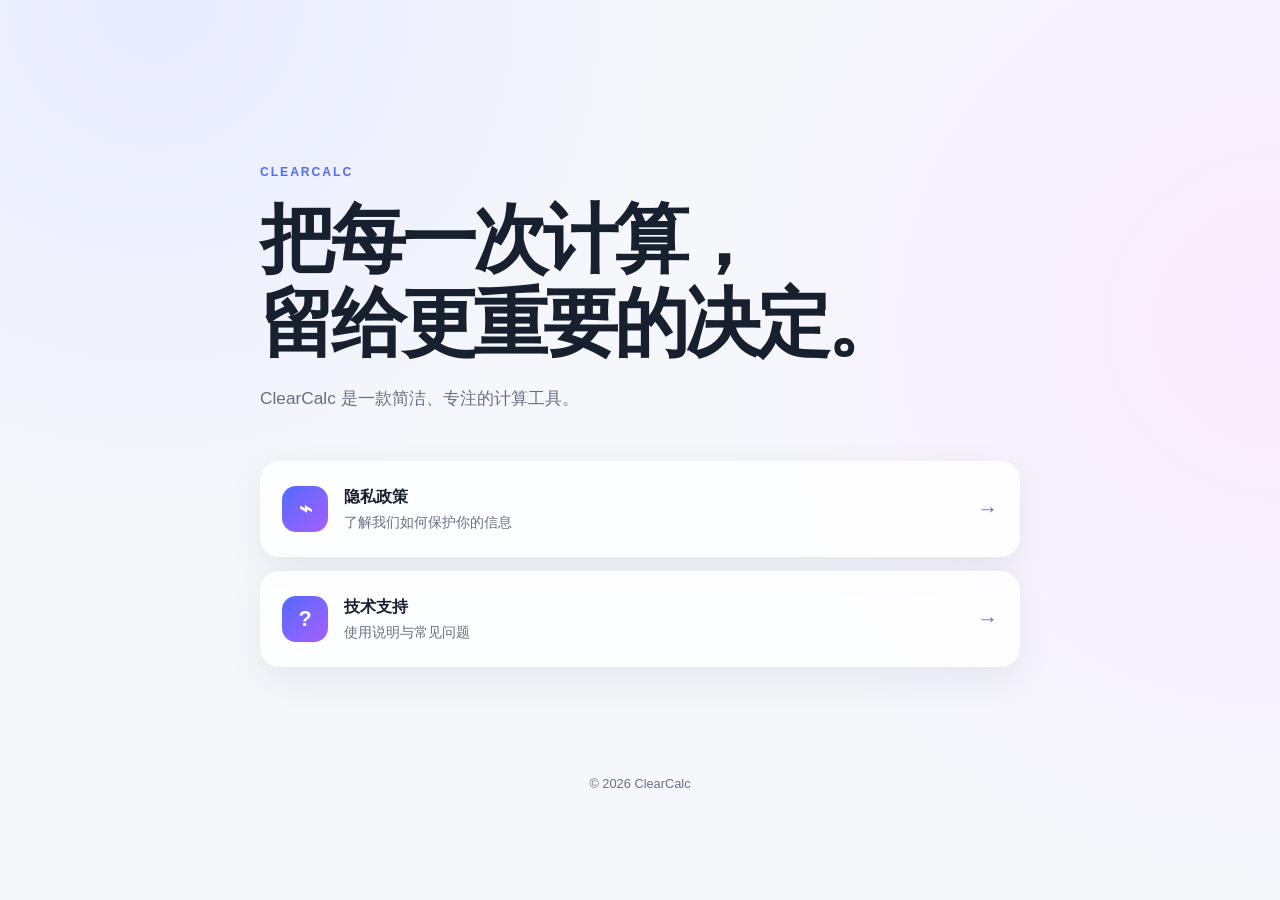
<file: docs/index.html>
<!doctype html>
<html lang="zh-Hans">
<head>
  <meta charset="utf-8">
  <meta name="viewport" content="width=device-width, initial-scale=1">
  <meta name="description" content="ClearCalc 的隐私政策与技术支持。">
  <title>ClearCalc · 帮助中心</title>
  <link rel="stylesheet" href="styles.css">
</head>
<body>
  <main class="shell landing">
    <p class="eyebrow">CLEARCALC</p>
    <h1>把每一次计算，<br>留给更重要的决定。</h1>
    <p class="lead">ClearCalc 是一款简洁、专注的计算工具。</p>
    <nav class="cards" aria-label="帮助页面">
      <a class="card" href="privacy.html">
        <span class="card-icon">⌁</span>
        <span><strong>隐私政策</strong><small>了解我们如何保护你的信息</small></span>
        <b>→</b>
      </a>
      <a class="card" href="support.html">
        <span class="card-icon">?</span>
        <span><strong>技术支持</strong><small>使用说明与常见问题</small></span>
        <b>→</b>
      </a>
    </nav>
  </main>
  <footer>© 2026 ClearCalc</footer>
</body>
</html>
</file>
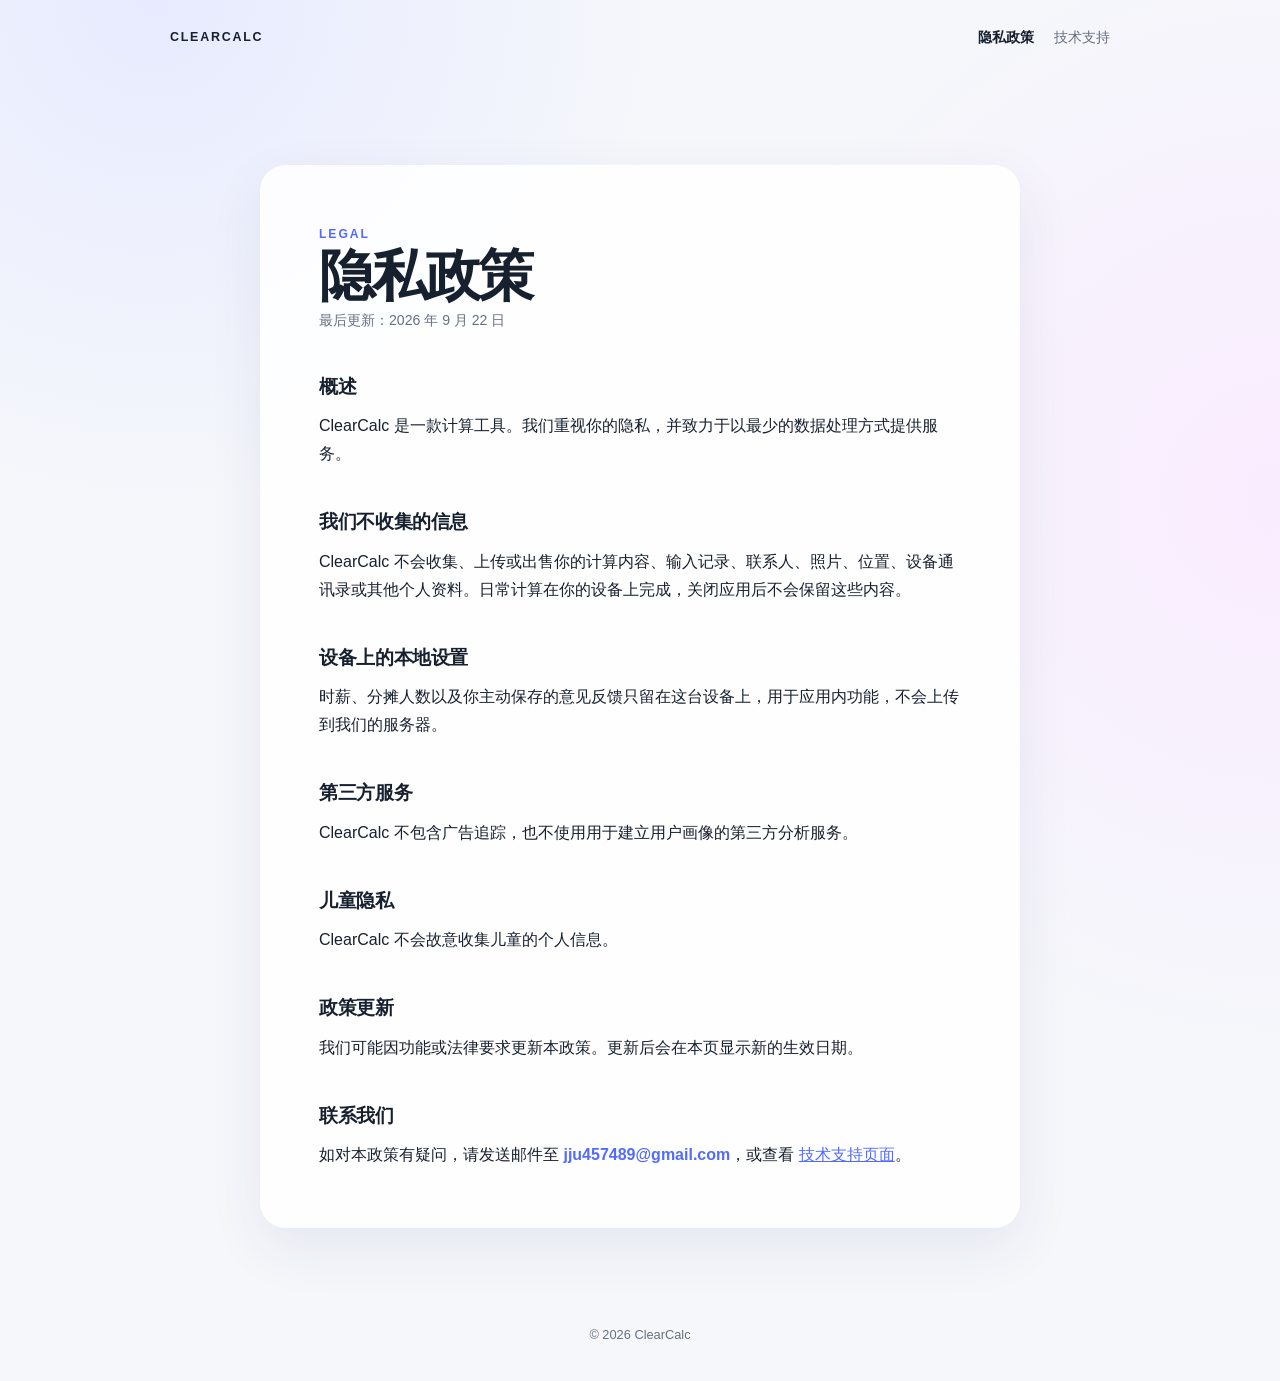
<file: docs/privacy.html>
<!doctype html>
<html lang="zh-Hans">
<head>
  <meta charset="utf-8">
  <meta name="viewport" content="width=device-width, initial-scale=1">
  <meta name="description" content="ClearCalc 隐私政策。">
  <title>隐私政策 · ClearCalc</title>
  <link rel="stylesheet" href="styles.css">
</head>
<body>
  <header class="site-header">
    <a class="brand" href="index.html">CLEARCALC</a>
    <nav><a class="active" href="privacy.html">隐私政策</a><a href="support.html">技术支持</a></nav>
  </header>
  <main class="article shell">
    <p class="eyebrow">LEGAL</p>
    <h1>隐私政策</h1>
    <p class="updated">最后更新：2026 年 9 月 22 日</p>

    <section>
      <h2>概述</h2>
      <p>ClearCalc 是一款计算工具。我们重视你的隐私，并致力于以最少的数据处理方式提供服务。</p>
    </section>
    <section>
      <h2>我们不收集的信息</h2>
      <p>ClearCalc 不会收集、上传或出售你的计算内容、输入记录、联系人、照片、位置、设备通讯录或其他个人资料。日常计算在你的设备上完成，关闭应用后不会保留这些内容。</p>
    </section>
    <section>
      <h2>设备上的本地设置</h2>
      <p>时薪、分摊人数以及你主动保存的意见反馈只留在这台设备上，用于应用内功能，不会上传到我们的服务器。</p>
    </section>
    <section>
      <h2>第三方服务</h2>
      <p>ClearCalc 不包含广告追踪，也不使用用于建立用户画像的第三方分析服务。</p>
    </section>
    <section>
      <h2>儿童隐私</h2>
      <p>ClearCalc 不会故意收集儿童的个人信息。</p>
    </section>
    <section>
      <h2>政策更新</h2>
      <p>我们可能因功能或法律要求更新本政策。更新后会在本页显示新的生效日期。</p>
    </section>
    <section>
      <h2>联系我们</h2>
      <p>如对本政策有疑问，请发送邮件至 <a class="email" href="mailto:jju457489@gmail.com">jju457489@gmail.com</a>，或查看 <a href="support.html">技术支持页面</a>。</p>
    </section>
  </main>
  <footer>© 2026 ClearCalc</footer>
</body>
</html>
</file>
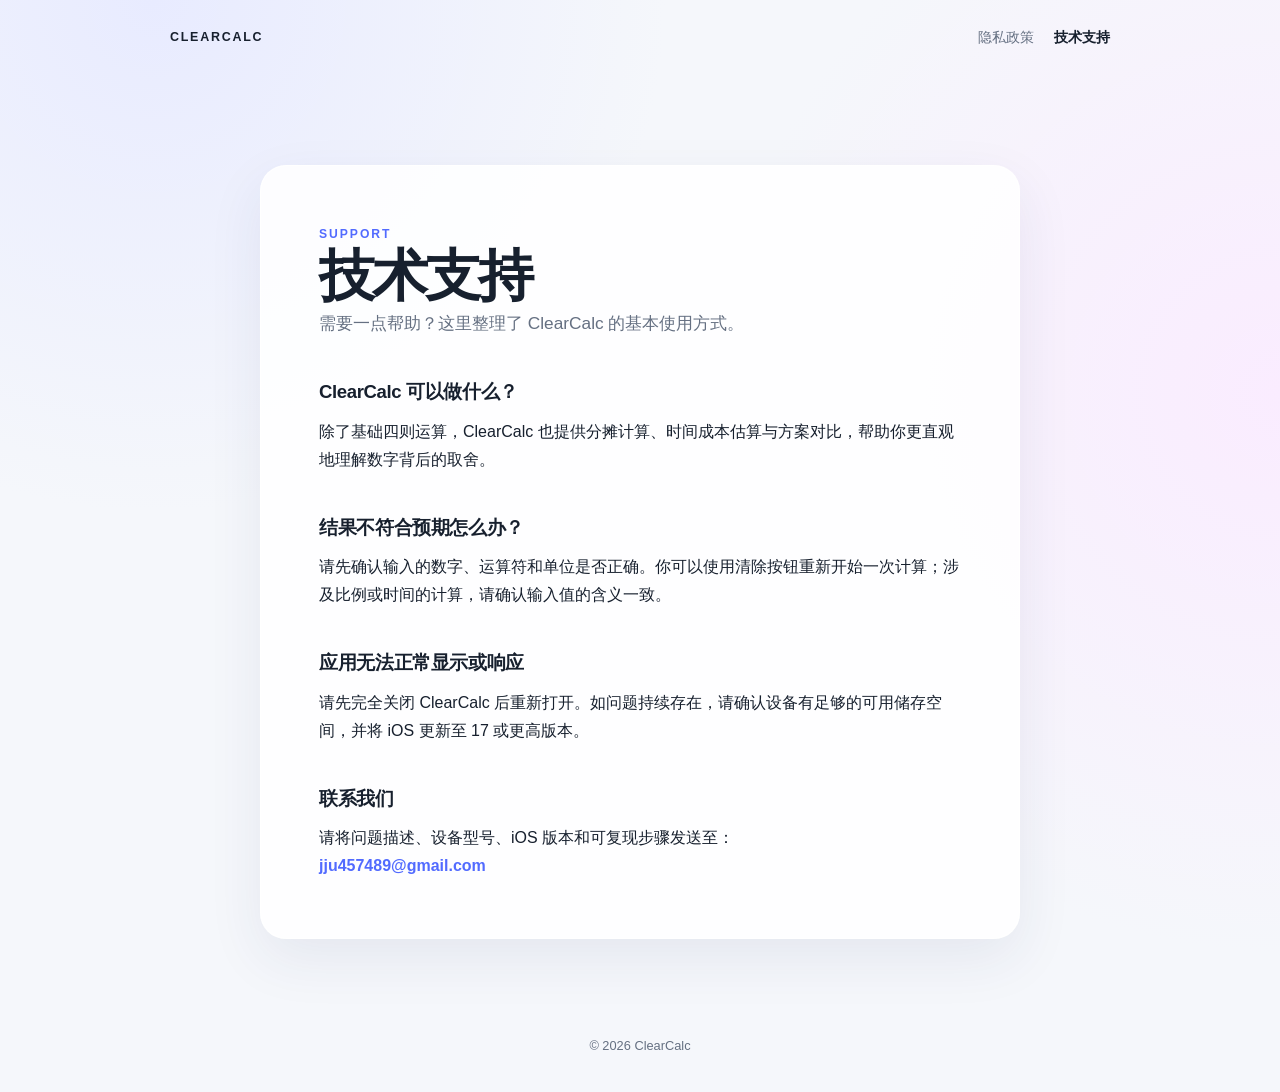
<file: docs/support.html>
<!doctype html>
<html lang="zh-Hans">
<head>
  <meta charset="utf-8">
  <meta name="viewport" content="width=device-width, initial-scale=1">
  <meta name="description" content="ClearCalc 技术支持与常见问题。">
  <title>技术支持 · ClearCalc</title>
  <link rel="stylesheet" href="styles.css">
</head>
<body>
  <header class="site-header">
    <a class="brand" href="index.html">CLEARCALC</a>
    <nav><a href="privacy.html">隐私政策</a><a class="active" href="support.html">技术支持</a></nav>
  </header>
  <main class="article shell">
    <p class="eyebrow">SUPPORT</p>
    <h1>技术支持</h1>
    <p class="intro">需要一点帮助？这里整理了 ClearCalc 的基本使用方式。</p>

    <section>
      <h2>ClearCalc 可以做什么？</h2>
      <p>除了基础四则运算，ClearCalc 也提供分摊计算、时间成本估算与方案对比，帮助你更直观地理解数字背后的取舍。</p>
    </section>
    <section>
      <h2>结果不符合预期怎么办？</h2>
      <p>请先确认输入的数字、运算符和单位是否正确。你可以使用清除按钮重新开始一次计算；涉及比例或时间的计算，请确认输入值的含义一致。</p>
    </section>
    <section>
      <h2>应用无法正常显示或响应</h2>
      <p>请先完全关闭 ClearCalc 后重新打开。如问题持续存在，请确认设备有足够的可用储存空间，并将 iOS 更新至 17 或更高版本。</p>
    </section>
    <section>
      <h2>联系我们</h2>
      <p>请将问题描述、设备型号、iOS 版本和可复现步骤发送至：</p>
      <p><a class="email" href="mailto:jju457489@gmail.com">jju457489@gmail.com</a></p>
    </section>
  </main>
  <footer>© 2026 ClearCalc</footer>
</body>
</html>
</file>
<file: docs/styles.css>
:root { color-scheme: light; --ink: #17202e; --muted: #657082; --line: #e5e9f0; --paper: #fff; --wash: #f5f7fb; --accent: #526bff; --violet: #a85fff; }
* { box-sizing: border-box; }
body { margin: 0; min-height: 100vh; color: var(--ink); background: radial-gradient(circle at 12% 0%, #e8ebff 0, transparent 32rem), radial-gradient(circle at 100% 36%, #faecff 0, transparent 35rem), var(--wash); font-family: -apple-system, BlinkMacSystemFont, "PingFang SC", "Hiragino Sans GB", "Microsoft YaHei", sans-serif; line-height: 1.75; }
a { color: inherit; }
.shell { width: min(100% - 40px, 760px); margin-inline: auto; }
.landing { padding: clamp(100px, 18vh, 180px) 0 80px; }
.eyebrow { margin: 0 0 14px; color: var(--accent); font-size: .76rem; font-weight: 800; letter-spacing: .16em; }
h1 { margin: 0; font-size: clamp(2.35rem, 8vw, 4.7rem); line-height: 1.12; letter-spacing: -.055em; }
.lead, .intro { color: var(--muted); font-size: 1.08rem; }
.cards { display: grid; gap: 14px; margin-top: 48px; }
.card { display: grid; grid-template-columns: 46px 1fr auto; align-items: center; gap: 16px; padding: 21px; background: rgba(255,255,255,.82); border: 1px solid rgba(255,255,255,.9); border-radius: 20px; box-shadow: 0 12px 35px rgba(34, 52, 99, .08); text-decoration: none; transition: transform .18s ease, box-shadow .18s ease; }
.card:hover { transform: translateY(-3px); box-shadow: 0 18px 40px rgba(34, 52, 99, .14); }
.card strong, .card small { display: block; }.card small { color: var(--muted); font-size: .86rem; }.card b { color: var(--accent); font-size: 1.3rem; }
.card-icon { display: grid; place-items: center; width: 46px; height: 46px; border-radius: 14px; color: #fff; background: linear-gradient(135deg, var(--accent), var(--violet)); font-weight: 800; font-size: 1.35rem; }
.site-header { display: flex; justify-content: space-between; align-items: center; width: min(100% - 40px, 940px); margin: 0 auto; padding: 25px 0; }.brand { color: var(--ink); font-size: .78rem; font-weight: 900; letter-spacing: .14em; text-decoration: none; }.site-header nav { display: flex; gap: 20px; }.site-header nav a { color: var(--muted); font-size: .9rem; text-decoration: none; }.site-header nav a.active { color: var(--ink); font-weight: 700; }
.article { margin-top: clamp(42px, 8vw, 90px); margin-bottom: 70px; padding: clamp(28px, 7vw, 58px); background: rgba(255,255,255,.86); border: 1px solid rgba(255,255,255,.9); border-radius: 26px; box-shadow: 0 20px 55px rgba(34, 52, 99, .08); }.article h1 { font-size: clamp(2.3rem, 6vw, 3.5rem); }.updated, .note { color: var(--muted); font-size: .88rem; }.article section { margin-top: 38px; }.article h2 { margin: 0 0 9px; font-size: 1.16rem; letter-spacing: -.02em; }.article p { margin: 0; }.article a:not(.email) { color: var(--accent); }.email { color: var(--accent); font-weight: 750; text-decoration: none; }
footer { padding: 26px 20px 34px; color: var(--muted); font-size: .8rem; text-align: center; }
@media (max-width: 520px) { .site-header { width: min(100% - 32px, 940px); }.site-header nav { gap: 14px; }.article { width: min(100% - 32px, 760px); padding: 28px 22px; border-radius: 20px; }.shell { width: min(100% - 32px, 760px); } }
</file>
